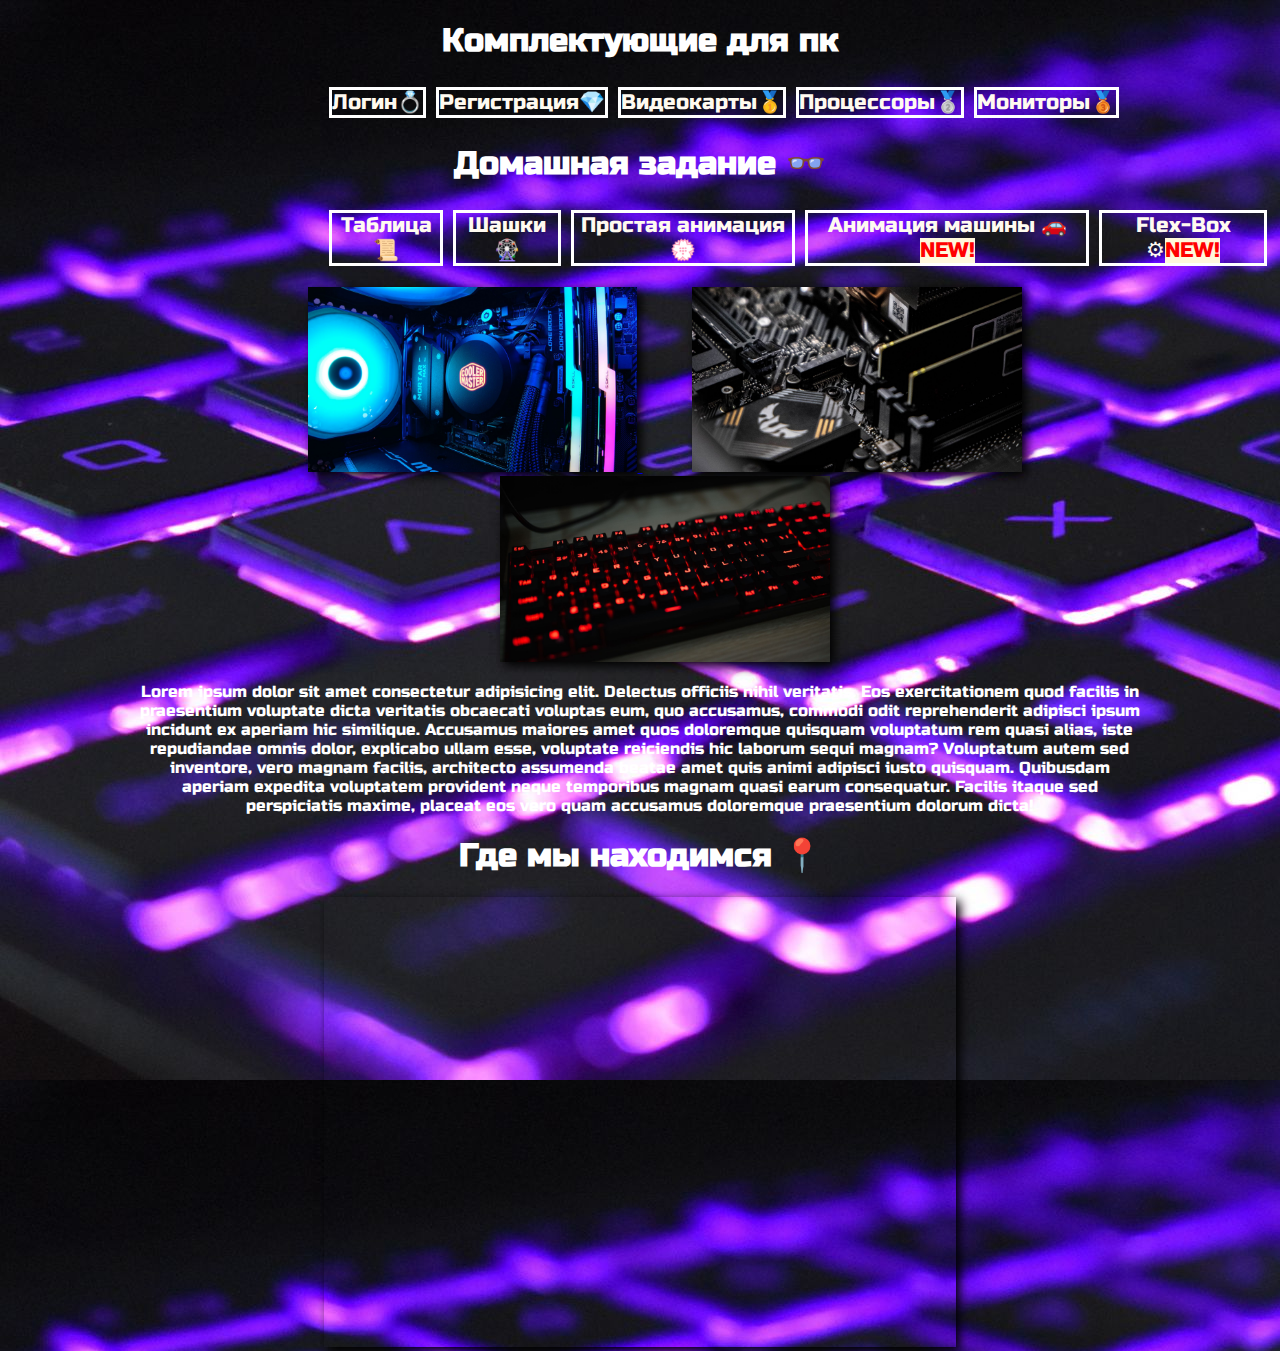
<file: index.html>
<!DOCTYPE html>
<html lang="en">
<head>
    <meta charset="UTF-8">
    <meta http-equiv="X-UA-Compatible" content="IE=edge">
    <meta name="viewport" content="width=device-width, initial-scale=1.0">
    <title>Document</title>
    <link rel="stylesheet" href="style.css">
    <link rel="icon" href="images/computer-solid.svg" type="image/icon type">
</head>
<body class="main">

    <header>
        <h1>Комплектующие для пк </h1>
        <ul>
            <li><a href="login.html">Логин💍</a></li>
            <li><a href="register.html">Регистрация💎</a></li>
            <li><a href="video.html">Видеокарты🥇</a></li>
            <li><a href="procces.html">Процессоры🥈</a></li>
            <li><a href="monitor.html">Мониторы🥉</a></li>
        </ul>
        <h1>Домашная задание 👓 </h1>

        <ul>
            <li><a href="Table.html">Таблица📜</a></li>
            <li><a href="checkers.html" target="_blank" class="anim">Шашки 🎡</a></li>
            <li><a href="animationText.html" target="_blank" class="anim">Простая анимация 💮 </a></li> 
            <li><a href="animationCAR.html" target="_blank" class="anim">Анимация машины 🚗 <span>NEW!</span> </a></li>
            <li><a href="flex_box.html" target="_blank" class="anim">Flex-Box ⚙<span>NEW!</span> </a></li>

        </ul>
    </header>
    <main>
    <div class="images">
       <a href="description.html"> <img src="images/1.jpg" alt=""> </a>
       <a href="description.html"><img src="images/2.jpg" alt=""></a>
       <a href="description.html"><img src="images/3.jpg" alt=""></a>
    </div>
    <div class="words" >
        <p >Lorem ipsum dolor sit amet consectetur adipisicing elit. Delectus officiis nihil veritatis. Eos exercitationem quod facilis in praesentium voluptate dicta veritatis obcaecati voluptas eum, quo accusamus, commodi odit reprehenderit adipisci ipsum incidunt ex aperiam hic similique. Accusamus maiores amet quos doloremque quisquam voluptatum rem quasi alias, iste repudiandae omnis dolor, explicabo ullam esse, voluptate reiciendis hic laborum sequi magnam? Voluptatum autem sed inventore, vero magnam facilis, architecto assumenda beatae amet quis animi adipisci iusto quisquam. Quibusdam aperiam expedita voluptatem provident neque temporibus magnam quasi earum consequatur. Facilis itaque sed perspiciatis maxime, placeat eos vero quam accusamus doloremque praesentium dolorum dicta!</p>
    </div>
</main>
<footer>
    <h1>Где мы находимся 📍</h1>
    <div class="map">
        <iframe src="https://www.google.com/maps/embed?pb=!1m18!1m12!1m3!1d964.5463005760556!2d69.61021932754004!3d40.842446262678024!2m3!1f0!2f0!3f0!3m2!1i1024!2i768!4f13.1!3m3!1m2!1s0x38ae2da34554d4e1%3A0x934daab5be7f0a36!2z0JzQmNCh0LjQoQ!5e0!3m2!1sru!2s!4v1647530561463!5m2!1sru!2s" width="600" height="450" style="border:0;" allowfullscreen="" loading="lazy"></iframe>
    </div>
</footer>
</body>
</html>
</file>
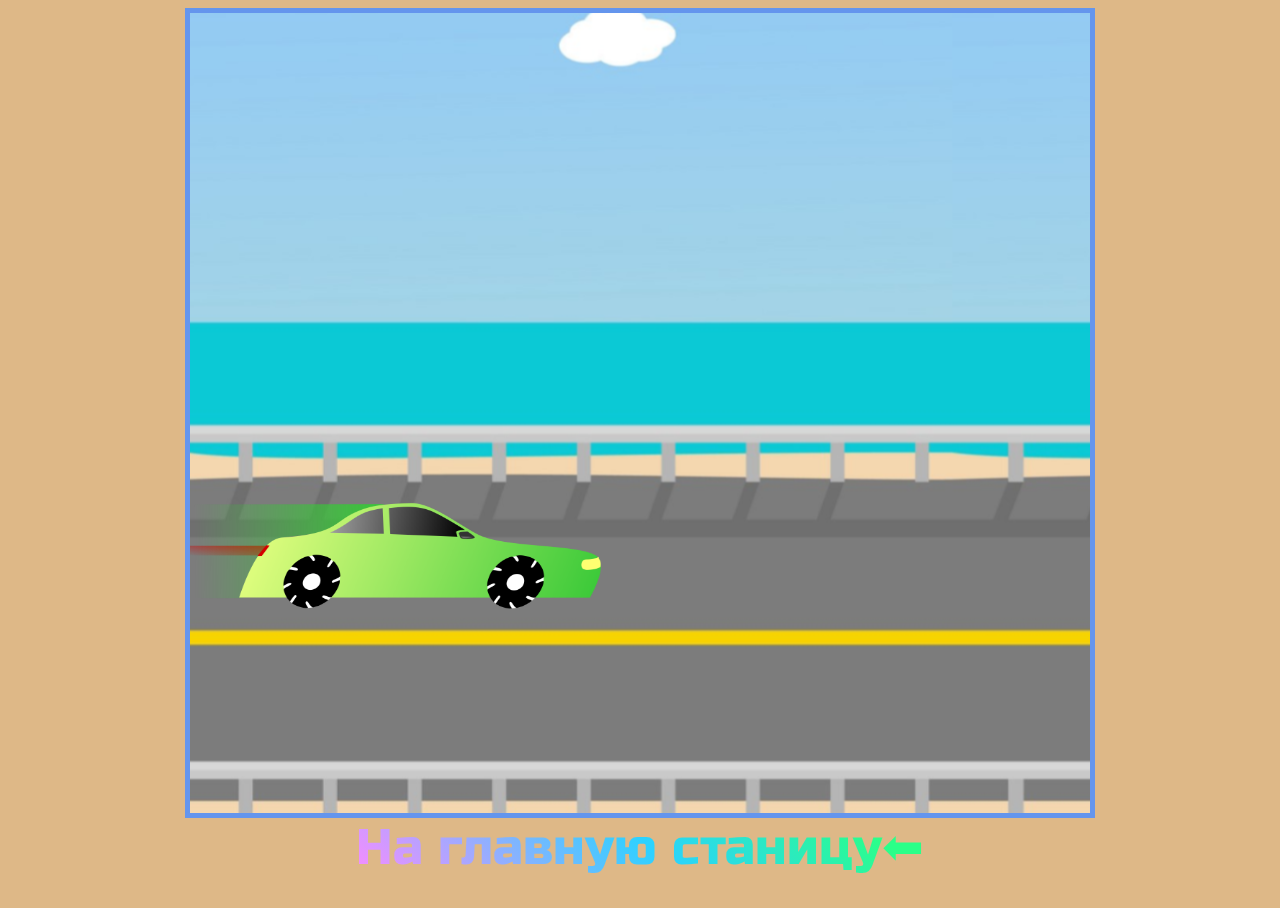
<file: animationCAR.html>
<!DOCTYPE html>
<html lang="en">
<head>
    <meta charset="UTF-8">
    <meta http-equiv="X-UA-Compatible" content="IE=edge">
    <meta name="viewport" content="width=device-width, initial-scale=1.0">
    <title>CAR</title>
    <link rel="stylesheet" href="style.css">
</head>
<body class="cr">
    <div class="cartoon">
        <img src="images/Pngtreefast car green lighting in_7034467.png" alt="" class="car">
    </div>
    <a href="index.html" class="back">На главную станицу⬅</a>

</body>
</html>
</file>
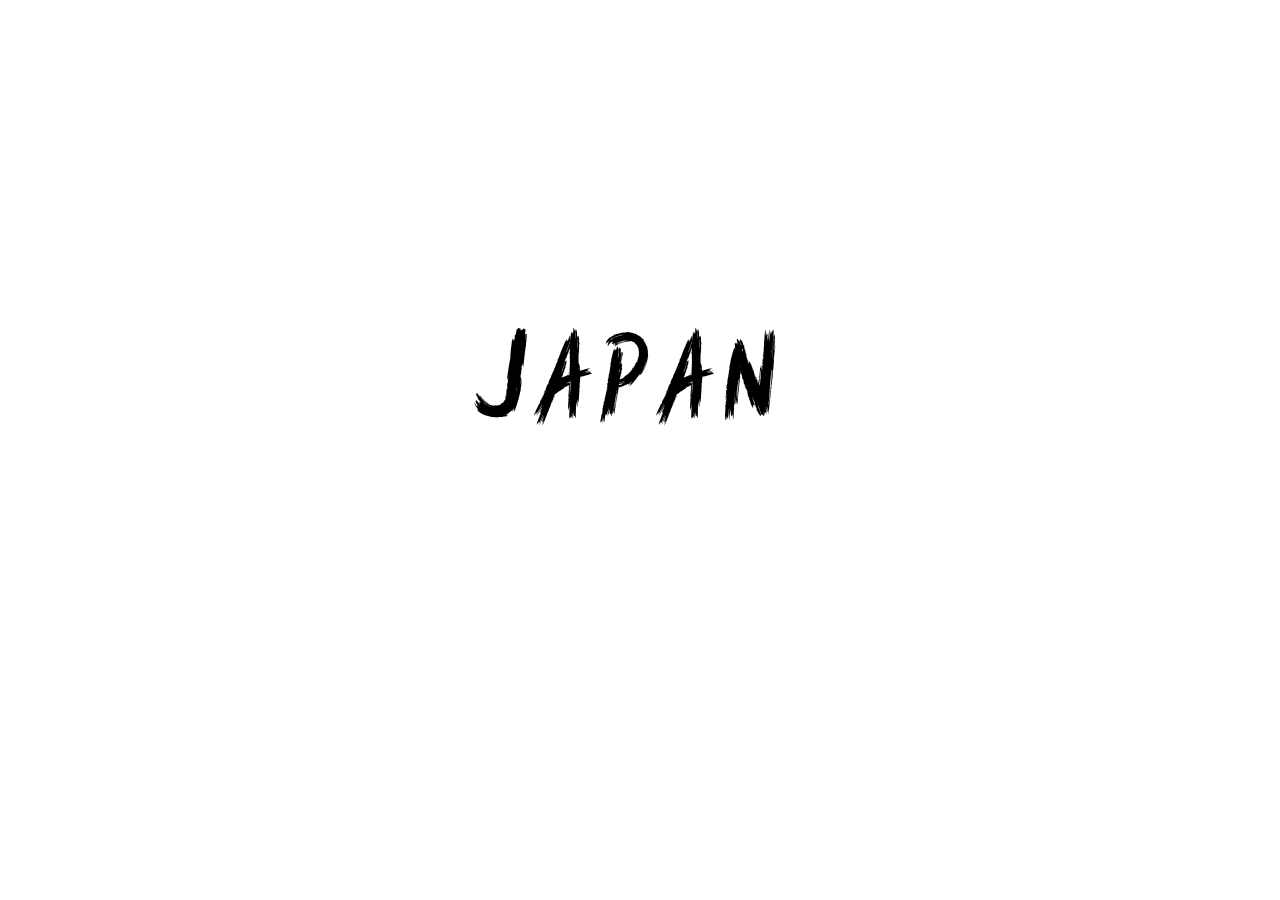
<file: animationText.html>
<!DOCTYPE html>
<html lang="en">
<head>
    <meta charset="UTF-8">
    <meta http-equiv="X-UA-Compatible" content="IE=edge">
    <meta name="viewport" content="width=device-width, initial-scale=1.0">
    <title>Document</title>
    <link rel="stylesheet" href="style.css">
</head>
<body class="animabody">
    <div class="anidiv">
    <p class="animated">Japan</p>
</div>
</body>
</html>
</file>
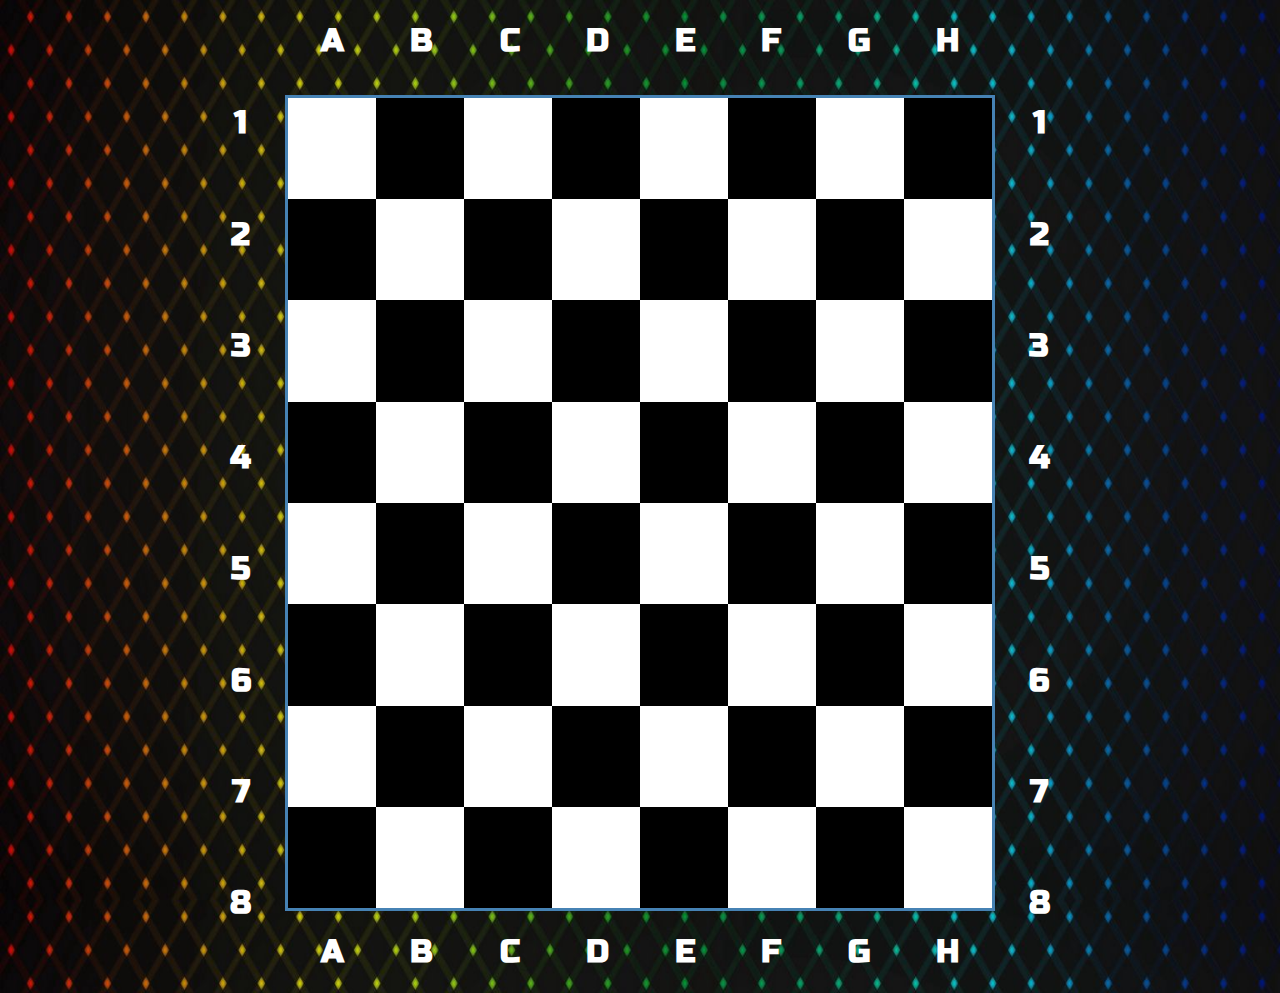
<file: checkers.html>
<!DOCTYPE html>
<html lang="en">
<head>
    <meta charset="UTF-8">
    <meta http-equiv="X-UA-Compatible" content="IE=edge">
    <meta name="viewport" content="width=device-width, initial-scale=1.0">
    <title>Checkers♟</title>
    <link rel="stylesheet" href="style.css">
</head>
<body class="check">
    <div class="top">
        <h1 class="a">A</h1>
        <h1>B</h1>
        <h1>C</h1>
        <h1>D</h1>
        <h1>E</h1>
        <h1>F</h1>
        <h1>G</h1>
        <h1>H</h1>
    </div>
    <div class="left">
        <h1>1</h1>
        <h1>2</h1>
        <h1>3</h1>
        <h1>4</h1>
        <h1>5</h1>
        <h1>6</h1>
        <h1>7</h1>
        <h1>8</h1>
    </div>
    <div class="right">
        <h1>1</h1>
        <h1>2</h1>
        <h1>3</h1>
        <h1>4</h1>
        <h1>5</h1>
        <h1>6</h1>
        <h1>7</h1>
        <h1>8</h1>
    </div>
    <div class="checkers">  
        <div class="row">
            <div class="box"></div>
            <div class="box"></div>
            <div class="box"></div>
            <div class="box"></div>
            <div class="box"></div>
            <div class="box"></div>
            <div class="box"></div>
            <div class="box"></div>
        </div>
        <div class="row col">
            <div class="box even"></div>
            <div class="box even"></div>
            <div class="box even"></div>
            <div class="box even"></div>
            <div class="box even"></div>
            <div class="box even"></div>
            <div class="box even"></div>
            <div class="box even"></div>
        </div>
        <div class="row">
            <div class="box"></div>
            <div class="box"></div>
            <div class="box"></div>
            <div class="box"></div>
            <div class="box"></div>
            <div class="box"></div>
            <div class="box"></div>
            <div class="box"></div>
        </div>
        <div class="row col">
            <div class="box even"></div>
            <div class="box even"></div>
            <div class="box even"></div>
            <div class="box even"></div>
            <div class="box even"></div>
            <div class="box even"></div>
            <div class="box even"></div>
            <div class="box even"></div>
        </div>
        <div class="row">
            <div class="box"></div>
            <div class="box"></div>
            <div class="box"></div>
            <div class="box"></div>
            <div class="box"></div>
            <div class="box"></div>
            <div class="box"></div>
            <div class="box"></div>
        </div>
        <div class="row col">
            <div class="box even"></div>
            <div class="box even"></div>
            <div class="box even"></div>
            <div class="box even"></div>
            <div class="box even"></div>
            <div class="box even"></div>
            <div class="box even"></div>
            <div class="box even"></div>
        </div>
        <div class="row">
            <div class="box"></div>
            <div class="box"></div>
            <div class="box"></div>
            <div class="box"></div>
            <div class="box"></div>
            <div class="box"></div>
            <div class="box"></div>
            <div class="box"></div>
        </div>
        <div class="row col">
            <div class="box even"></div>
            <div class="box even"></div>
            <div class="box even"></div>
            <div class="box even"></div>
            <div class="box even"></div>
            <div class="box even"></div>
            <div class="box even"></div>
            <div class="box even"></div>
        </div>
    </div>
    
    <div class="top">
        <h1>A</h1>
        <h1>B</h1>
        <h1>C</h1>
        <h1>D</h1>
        <h1>E</h1>
        <h1>F</h1>
        <h1>G</h1>
        <h1>H</h1>
    </div>

</body>
</html>
</file>
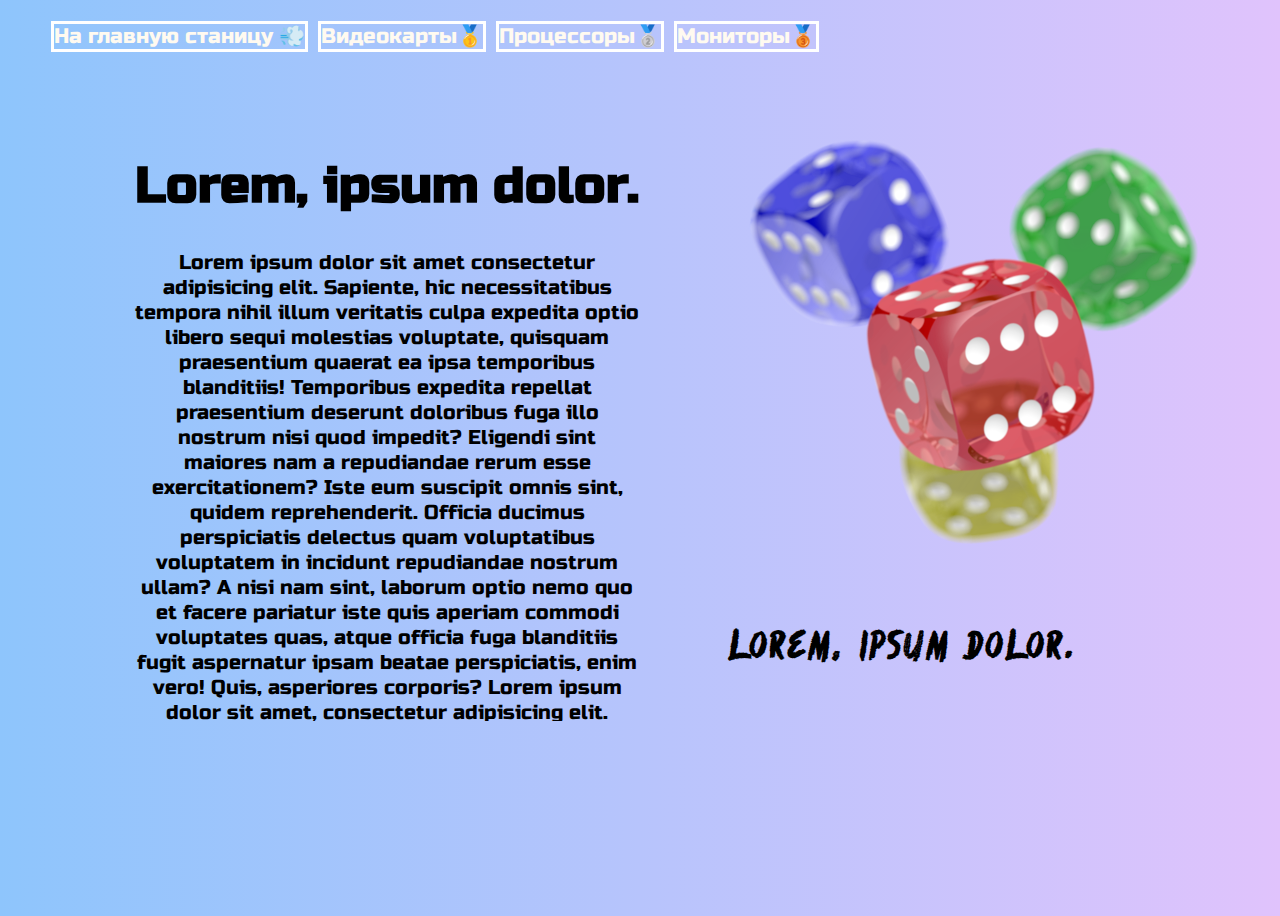
<file: description.html>
<!DOCTYPE html>
<html lang="en">
<head>
    <meta charset="UTF-8">
    <meta http-equiv="X-UA-Compatible" content="IE=edge">
    <meta name="viewport" content="width=device-width, initial-scale=1.0">
    <title>Document</title>
    <link rel="stylesheet" href="style.css">
</head>
<body class="descript">
    <header>
    <ul>
        <li><a href="INDEX.html">На главную станицу 💨</a></li>
        <li><a href="video.html">Видеокарты🥇</a></li>
        <li><a href="procces.html">Процессоры🥈</a></li>
        <li><a href="monitor.html">Мониторы🥉</a></li>
    </ul>
</header>
<div class="descbody">
    <div class="firstdesc">
        <h1>Lorem, ipsum dolor.</h1>
        <p>Lorem ipsum dolor sit amet consectetur adipisicing elit. Sapiente, hic necessitatibus tempora nihil illum veritatis culpa expedita optio libero sequi molestias voluptate, quisquam praesentium quaerat ea ipsa temporibus blanditiis! Temporibus expedita repellat praesentium deserunt doloribus fuga illo nostrum nisi quod impedit? Eligendi sint maiores nam a repudiandae rerum esse exercitationem? Iste eum suscipit omnis sint, quidem reprehenderit. Officia ducimus perspiciatis delectus quam voluptatibus voluptatem in incidunt repudiandae nostrum ullam? A nisi nam sint, laborum optio nemo quo et facere pariatur iste quis aperiam commodi voluptates quas, atque officia fuga blanditiis fugit aspernatur ipsam beatae perspiciatis, enim vero! Quis, asperiores corporis? Lorem ipsum dolor sit amet, consectetur adipisicing elit. Mollitia quia delectus perferendis? Saepe quidem architecto enim dolor dolorum dolorem nisi ipsam fugiat eaque voluptas obcaecati adipisci, beatae aspernatur, ipsum sit error quis iste sequi placeat officia ad. Hic at nam obcaecati necessitatibus architecto facilis consectetur qui rem totam in, consequuntur asperiores voluptas magni molestiae facere quam ullam? Exercitationem, provident! Soluta molestias esse impedit dicta iure ducimus culpa cupiditate at. Eius odit consectetur quis eos culpa ea in enim, unde ipsum consequatur odio. Nihil expedita, saepe, voluptates libero maiores dignissimos perferendis accusantium, neque laborum ab magni! Magnam sapiente ad quaerat expedita.</p>
    </div>
    <div class="seconddesc">
        <img src="./images/PNG_transparency_demonstration_1.png" alt="">
        <h1>Lorem, ipsum dolor.</h1>
    </div>
</div>
</body>
</html>
</file>
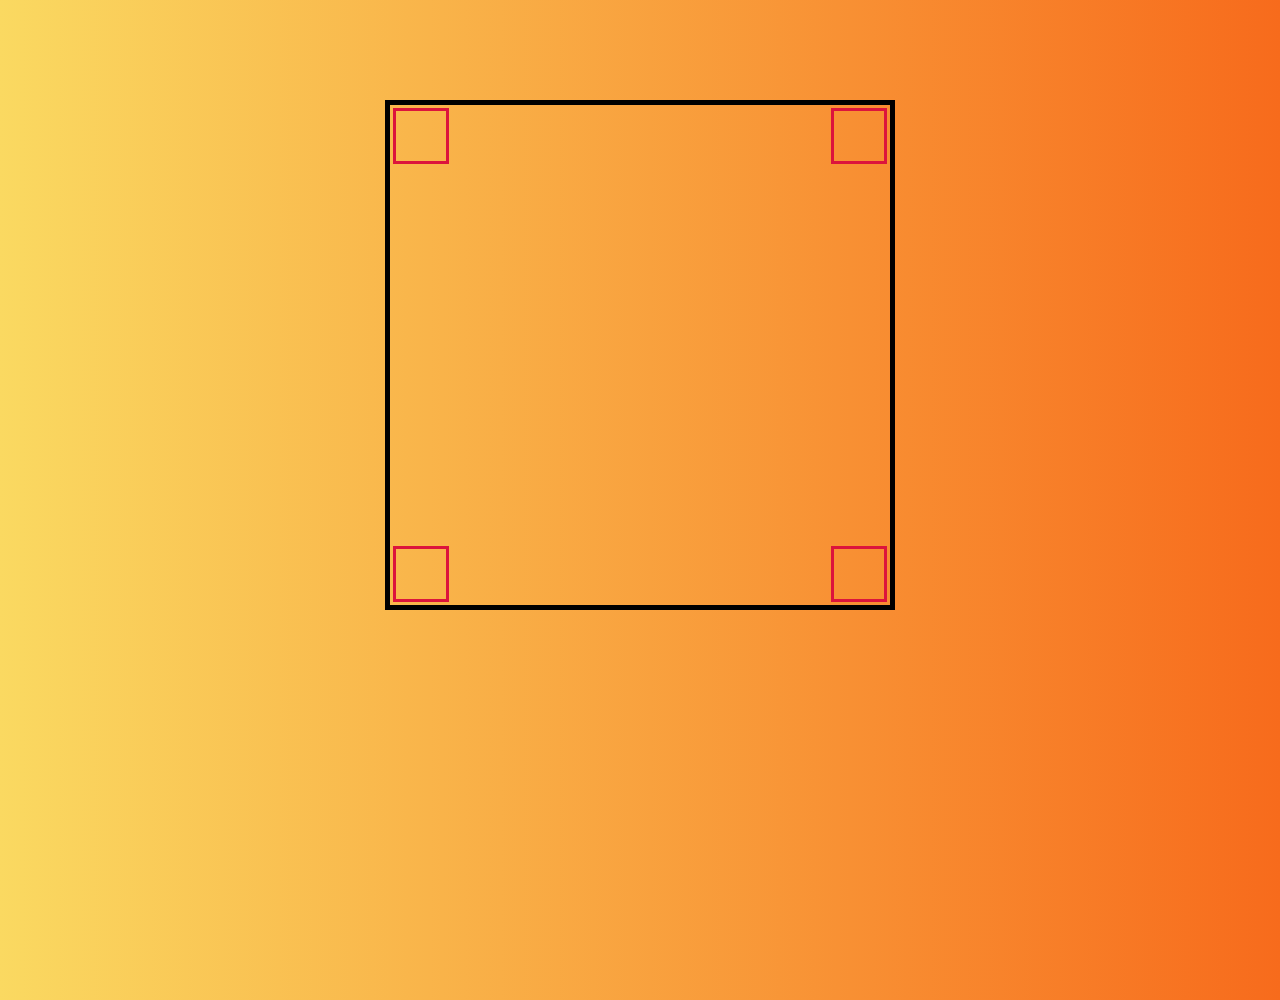
<file: flex_box.html>
<!DOCTYPE html>
<html lang="en">
<head>
    <meta charset="UTF-8">
    <meta http-equiv="X-UA-Compatible" content="IE=edge">
    <meta name="viewport" content="width=device-width, initial-scale=1.0">
    <title>Document</title>
    <link rel="stylesheet" href="style.css">
</head>
<body class="flexhome">
    <div class="var1">
        <div class="twoflex">
            <div class="box"></div>
            <div class="box"></div>
    </div>
    <div class="twoflex endd">
        <div class="box"></div>
        <div class="box"></div>
    </div>
    </div>
</body>
</html>
</file>
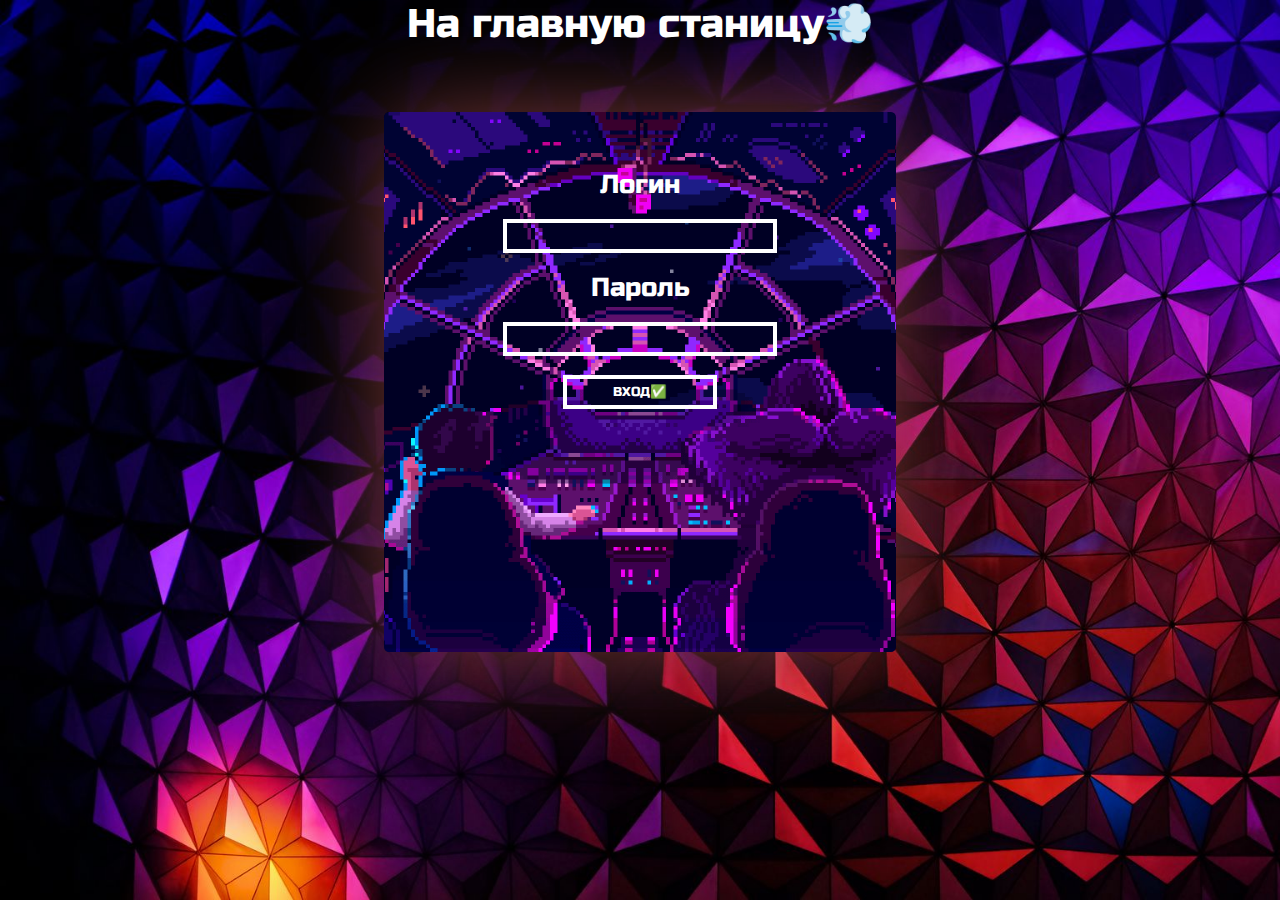
<file: login.html>
<!DOCTYPE html>
<html lang="en">
<head>
    <meta charset="UTF-8">
    <meta http-equiv="X-UA-Compatible" content="IE=edge">
    <meta name="viewport" content="width=device-width, initial-scale=1.0">
    <title>Document</title>
    <link rel="stylesheet" href="style.css">
    <link rel="icon" href="images/computer-solid.svg" type="image/icon type">

</head>
<body class="logbody">
    <a href="index.html" class="back">На главную станицу💨</a>
    <div class="logmenu">  <br><br><br>
        <label for="in1">Логин</label><br><br>
        <input type="text" id="in1"><br><br>
        <label for="in2">Пароль</label><br><br>
        <input type="password" id="in2"> <br><br>
        <a href="index.html"><button>ВХОД✅</button></a>
    </div>
</body>
</html>
</file>
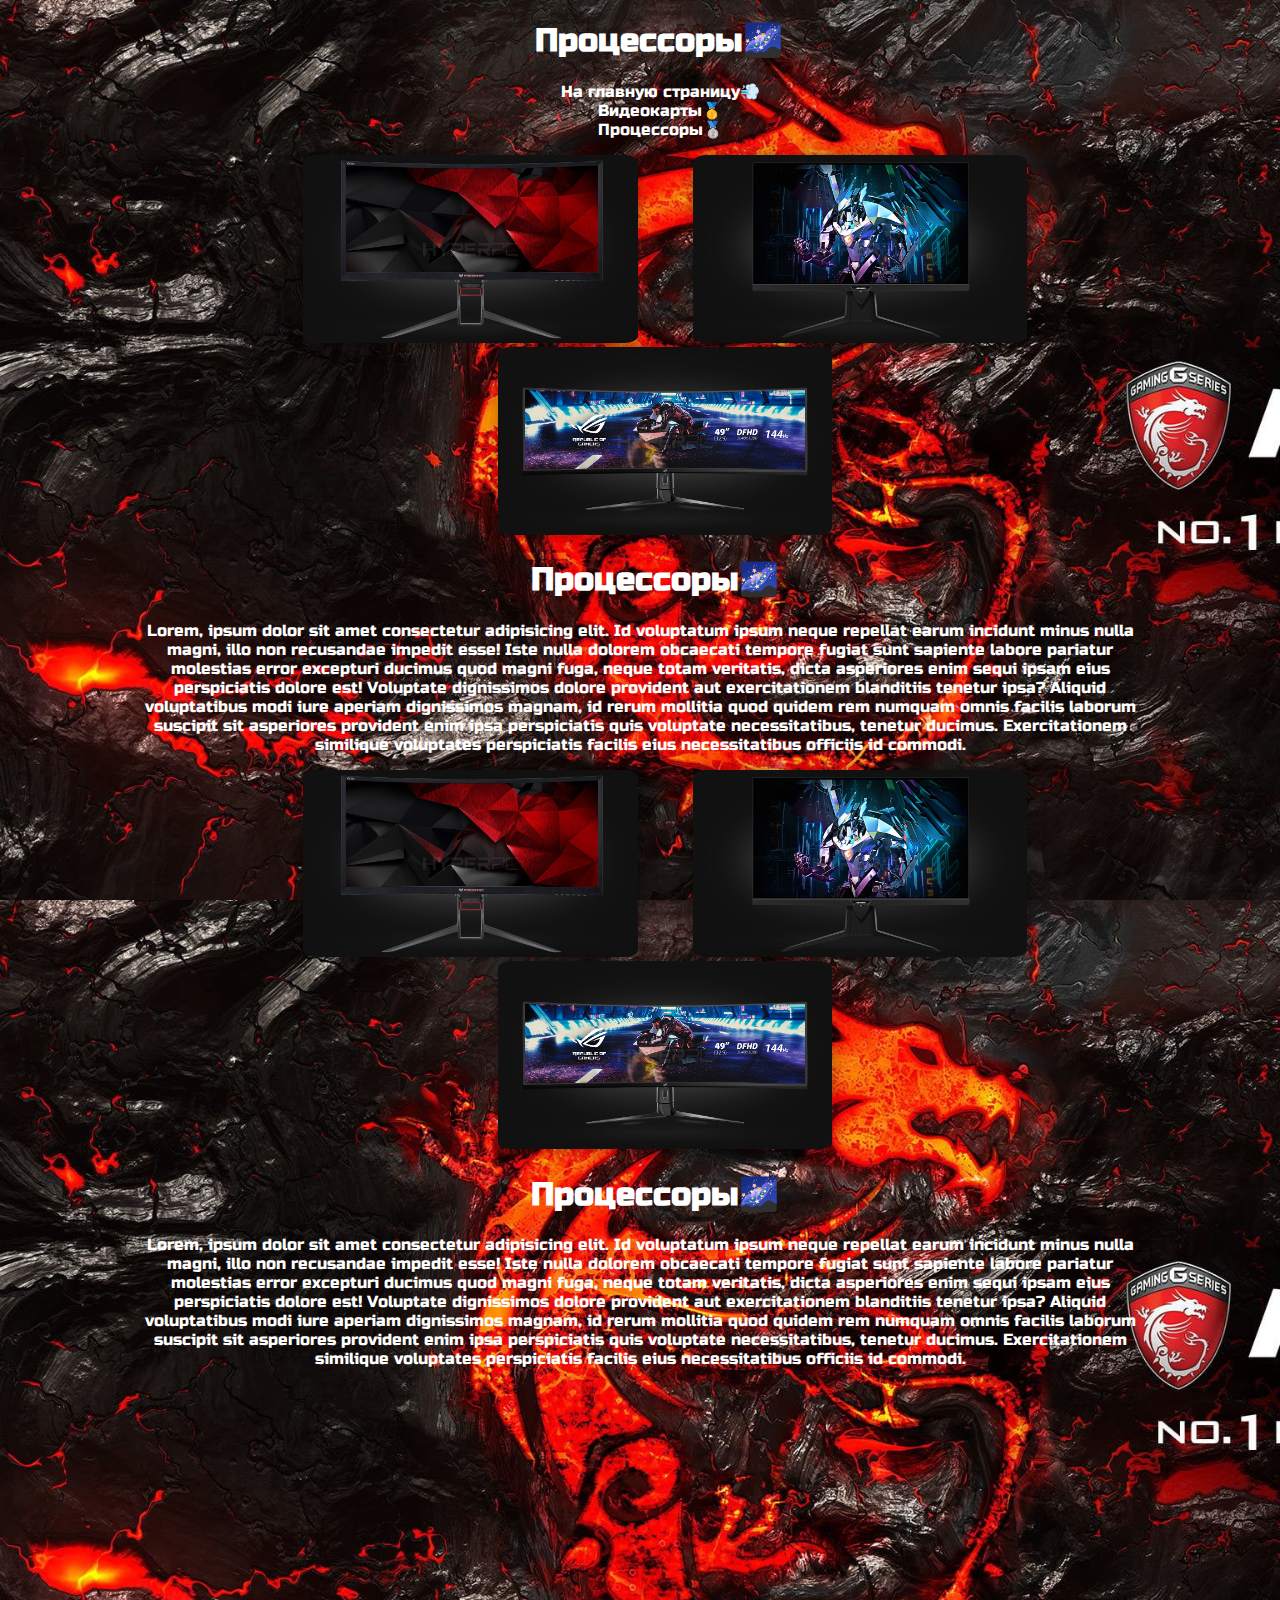
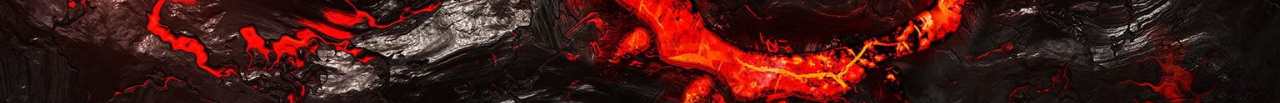
<file: monitor.html>
<!DOCTYPE html>
<html lang="en">
<head>
    <meta charset="UTF-8">
    <meta http-equiv="X-UA-Compatible" content="IE=edge">
    <meta name="viewport" content="width=device-width, initial-scale=1.0">
    <title>Document</title>
    <link rel="stylesheet" href="style.css">
</head>
<body class="monitor obshe">
    <h1 style="margin-left: 3%;">Процессоры🌌</h1>
    <ul>
        <li><a href="index.html">На главную страницу💨</a></li>
        <li><a href="video.html">Видеокарты🥇</a></li>
        <li><a href="procces.html">Процессоры🥈</a></li>
    </ul>
    <div class="vimages" style="margin-left: 5%;">
        <a href="description.html"><img src="images/acer_predator_z35b.jpg" alt=""></a>
        <a href="description.html"><img src="images/aorus-fi32q-ek.jpg" alt=""></a>
        <a href="description.html"><img src="images/asus-rog-xg49vq.jpg" alt=""></a>
    </div>
    <div class="paragraps">
        <h1 style="margin-left: 3%;">Процессоры🌌</h1>
        <p>Lorem, ipsum dolor sit amet consectetur adipisicing elit. Id voluptatum ipsum neque repellat earum incidunt minus nulla magni, illo non recusandae impedit esse! Iste nulla dolorem obcaecati tempore fugiat sunt sapiente labore pariatur molestias error excepturi ducimus quod magni fuga, neque totam veritatis, dicta asperiores enim sequi ipsam eius perspiciatis dolore est! Voluptate dignissimos dolore provident aut exercitationem blanditiis tenetur ipsa? Aliquid voluptatibus modi iure aperiam dignissimos magnam, id rerum mollitia quod quidem rem numquam omnis facilis laborum suscipit sit asperiores provident enim ipsa perspiciatis quis voluptate necessitatibus, tenetur ducimus. Exercitationem similique voluptates perspiciatis facilis eius necessitatibus officiis id commodi.</p>
    </div>
    <div class="vimages" style="margin-left: 5%;">
        <a href="description.html"><img src="images/acer_predator_z35b.jpg" alt=""></a>
        <a href="description.html"><img src="images/aorus-fi32q-ek.jpg" alt=""></a>
        <a href="description.html"><img src="images/asus-rog-xg49vq.jpg" alt=""></a>
    </div>
    <div class="paragraps">
        <h1 style="margin-left: 3%;">Процессоры🌌</h1>
        <p>Lorem, ipsum dolor sit amet consectetur adipisicing elit. Id voluptatum ipsum neque repellat earum incidunt minus nulla magni, illo non recusandae impedit esse! Iste nulla dolorem obcaecati tempore fugiat sunt sapiente labore pariatur molestias error excepturi ducimus quod magni fuga, neque totam veritatis, dicta asperiores enim sequi ipsam eius perspiciatis dolore est! Voluptate dignissimos dolore provident aut exercitationem blanditiis tenetur ipsa? Aliquid voluptatibus modi iure aperiam dignissimos magnam, id rerum mollitia quod quidem rem numquam omnis facilis laborum suscipit sit asperiores provident enim ipsa perspiciatis quis voluptate necessitatibus, tenetur ducimus. Exercitationem similique voluptates perspiciatis facilis eius necessitatibus officiis id commodi.</p>
    </div>

    <div class="obzor">
        <iframe width="560" height="315" src="https://www.youtube.com/embed/ngD3CEro25Q" title="YouTube video player" frameborder="0" allow="accelerometer; autoplay; clipboard-write; encrypted-media; gyroscope; picture-in-picture" allowfullscreen></iframe>
    </div>
</body>
</html>
</file>
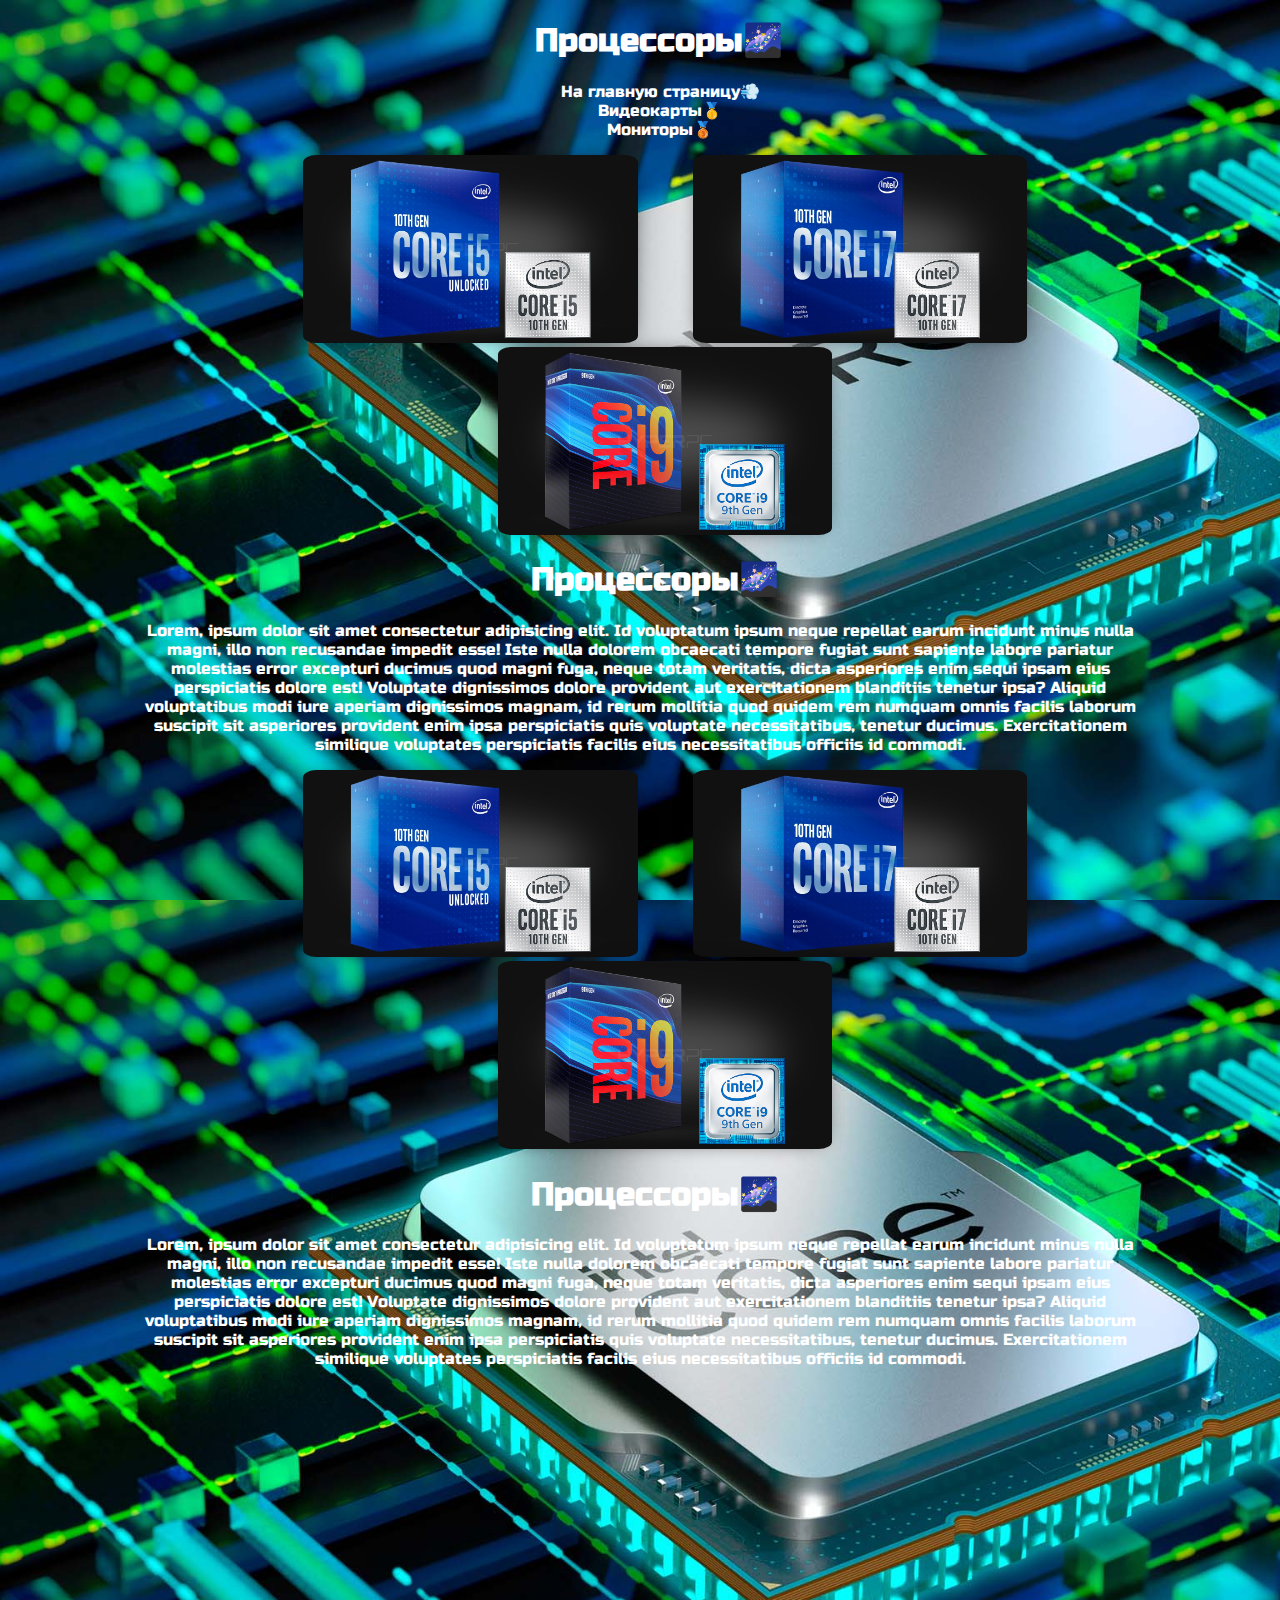
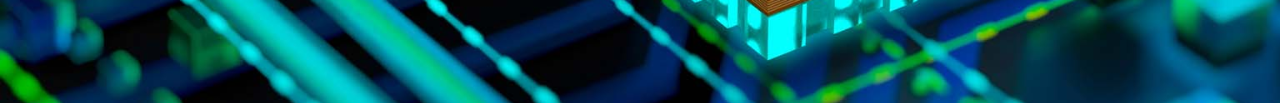
<file: procces.html>
<!DOCTYPE html>
<html lang="en">
<head>
    <meta charset="UTF-8">
    <meta http-equiv="X-UA-Compatible" content="IE=edge">
    <meta name="viewport" content="width=device-width, initial-scale=1.0">
    <title>Document</title>
    <link rel="stylesheet" href="style.css">
</head>
<body>
    <body class="procces obshe">
        <h1 style="margin-left: 3%;">Процессоры🌌</h1>
        <ul>
            <li><a href="index.html">На главную страницу💨</a></li>
            <li><a href="video.html">Видеокарты🥇</a></li>
            <li><a href="monitor.html">Мониторы🥉</a></li>
        </ul>
        <div class="vimages" style="margin-left: 5%;">
           <a href="description.html"> <img src="images/intel-core-i5k-10th.jpg" alt=""></a>
           <a href="description.html"> <img src="images/intel-core-i7f-10th.jpg" alt=""></a>
           <a href="description.html"> <img src="images/intel-core-i9-9900.jpg" alt=""></a>
        </div>
        <div class="paragraps">
            <h1 style="margin-left: 3%;">Процессоры🌌</h1>
            <p>Lorem, ipsum dolor sit amet consectetur adipisicing elit. Id voluptatum ipsum neque repellat earum incidunt minus nulla magni, illo non recusandae impedit esse! Iste nulla dolorem obcaecati tempore fugiat sunt sapiente labore pariatur molestias error excepturi ducimus quod magni fuga, neque totam veritatis, dicta asperiores enim sequi ipsam eius perspiciatis dolore est! Voluptate dignissimos dolore provident aut exercitationem blanditiis tenetur ipsa? Aliquid voluptatibus modi iure aperiam dignissimos magnam, id rerum mollitia quod quidem rem numquam omnis facilis laborum suscipit sit asperiores provident enim ipsa perspiciatis quis voluptate necessitatibus, tenetur ducimus. Exercitationem similique voluptates perspiciatis facilis eius necessitatibus officiis id commodi.</p>
        </div>
        <div class="vimages" style="margin-left: 5%;">
            <a href="description.html"> <img src="images/intel-core-i5k-10th.jpg" alt=""></a>
           <a href="description.html"> <img src="images/intel-core-i7f-10th.jpg" alt=""></a>
           <a href="description.html"> <img src="images/intel-core-i9-9900.jpg" alt=""></a>
        </div>
        <div class="paragraps">
            <h1 style="margin-left: 3%;">Процессоры🌌</h1>
            <p>Lorem, ipsum dolor sit amet consectetur adipisicing elit. Id voluptatum ipsum neque repellat earum incidunt minus nulla magni, illo non recusandae impedit esse! Iste nulla dolorem obcaecati tempore fugiat sunt sapiente labore pariatur molestias error excepturi ducimus quod magni fuga, neque totam veritatis, dicta asperiores enim sequi ipsam eius perspiciatis dolore est! Voluptate dignissimos dolore provident aut exercitationem blanditiis tenetur ipsa? Aliquid voluptatibus modi iure aperiam dignissimos magnam, id rerum mollitia quod quidem rem numquam omnis facilis laborum suscipit sit asperiores provident enim ipsa perspiciatis quis voluptate necessitatibus, tenetur ducimus. Exercitationem similique voluptates perspiciatis facilis eius necessitatibus officiis id commodi.</p>
        </div>
    
        <div class="obzor">
            <iframe width="560" height="315" src="https://www.youtube.com/embed/1PafpprHyzI" title="YouTube video player" frameborder="0" allow="accelerometer; autoplay; clipboard-write; encrypted-media; gyroscope; picture-in-picture" allowfullscreen></iframe>
        </div>
</body>
</html>
</file>
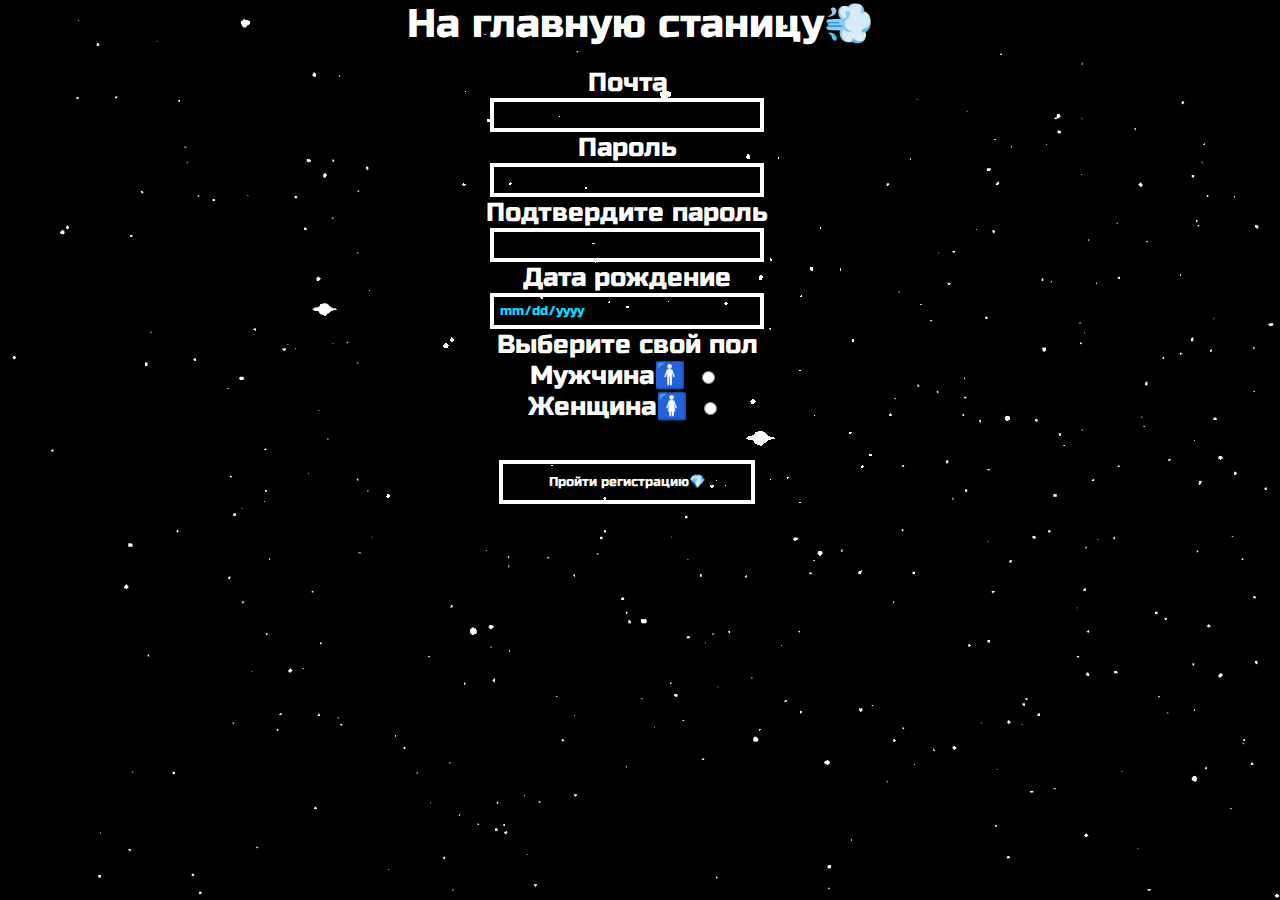
<file: register.html>
<!DOCTYPE html>
<html lang="en">
<head>
    <meta charset="UTF-8">
    <meta http-equiv="X-UA-Compatible" content="IE=edge">
    <meta name="viewport" content="width=device-width, initial-scale=1.0">
    <title>Document</title>
    <link rel="stylesheet" href="style.css">
    <link rel="icon" href="images/computer-solid.svg" type="image/icon type">

</head>
<body class="reg">
    <a href="index.html" class="back">На главную станицу💨</a><br><br>
    <div class="form">
        <label for="pochta">Почта</label><br>
        <input type="text" id="pochta"><br>
        <label for="parol">Пароль</label><br>
        <input type="password" id="parol"><br>
        <label for="pparol">Подтвердите пароль</label><br>
        <input type="password" id="pparol"><br>
        <label for="date">Дата рождение</label><br>
        <input type="date" id="date"><br>
        <label for="pparol">Выберите свой пол</label><br>
        <label for="pol" id="pointer">Мужчина🚹</label>
        <input type="radio" id="pol" name="1"><br>
        <label for="pol1" id="pointer">Женщина🚺</label>
        <input type="radio" id="pol1" name="1"><br> <br><br>

        <a href="index.html"><button>Пройти регистрацию💎</button></a>
    </div>
    
</body>
</html>
</file>
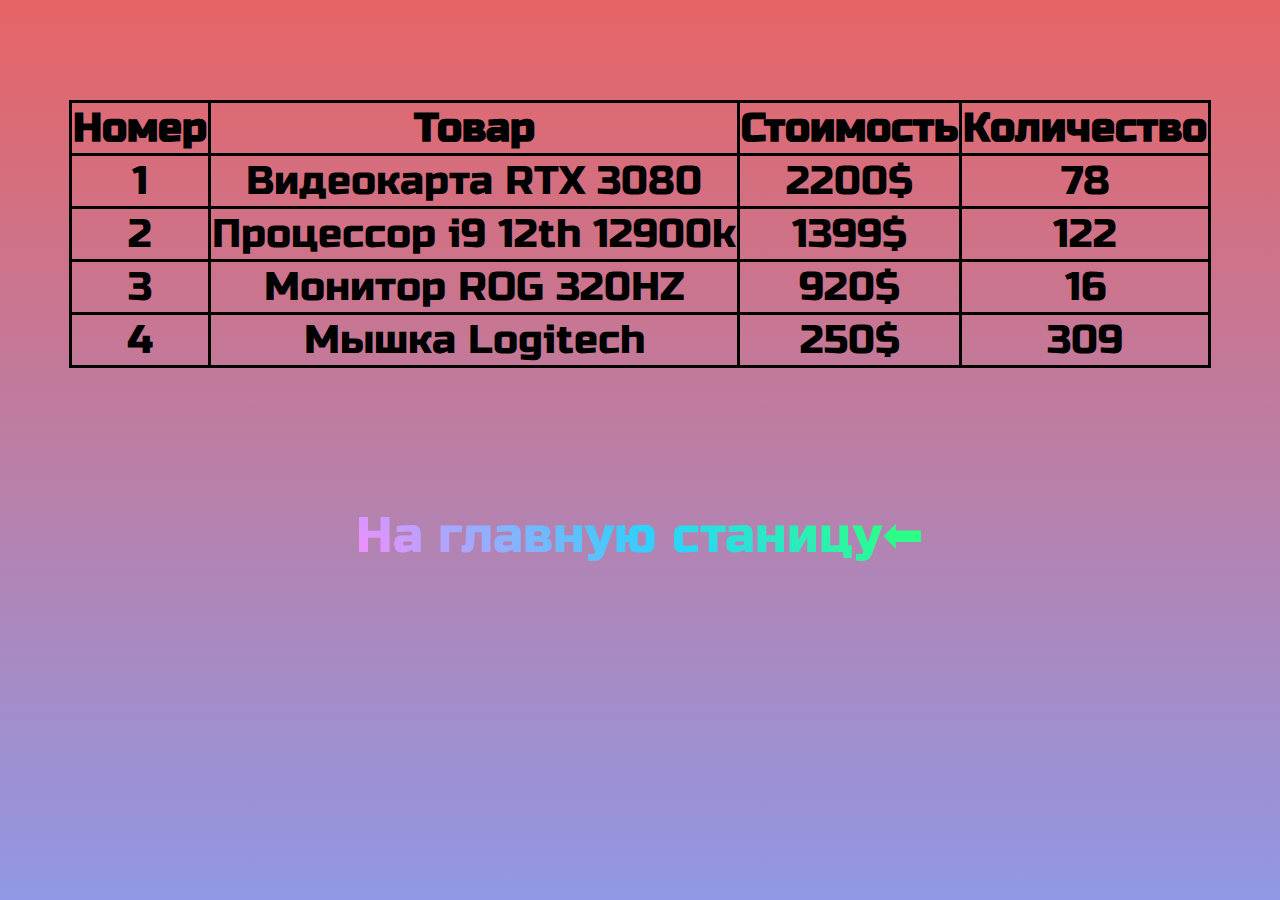
<file: Table.html>
<!DOCTYPE html>
<html lang="en">
<head>
    <meta charset="UTF-8">
    <meta http-equiv="X-UA-Compatible" content="IE=edge">
    <meta name="viewport" content="width=device-width, initial-scale=1.0">
    <title>Document</title>
    <link rel="stylesheet" href="style.css">
</head>
<body class="tablee">
    <table class="firstTable">
        <tr>
          <th>Номер</th>
          <th>Товар</th>
          <th>Стоимость</th>
          <th>Количество</th>
        </tr>
  
        <tr>
          <td>1</td>
          <td>Видеокарта RTX 3080</td>
          <td>2200$</td>
          <td>78</td>
        </tr>
  
        <tr>
          <td>2</td>
          <td>Процессор i9 12th 12900k</td>
          <td>1399$</td>
          <td>122</td>
        </tr>

        <tr>
            <td>3</td>
            <td>Монитор ROG 320HZ</td>
            <td>920$</td>
            <td>16</td>
          </tr>

          <tr>
            <td>4</td>
            <td>Мышка Logitech</td>
            <td>250$</td>
            <td>309</td>
          </tr>
      </table>
      <br><br>
      <a href="index.html" class="back">На главную станицу⬅</a>
</body>
</html>
</file>
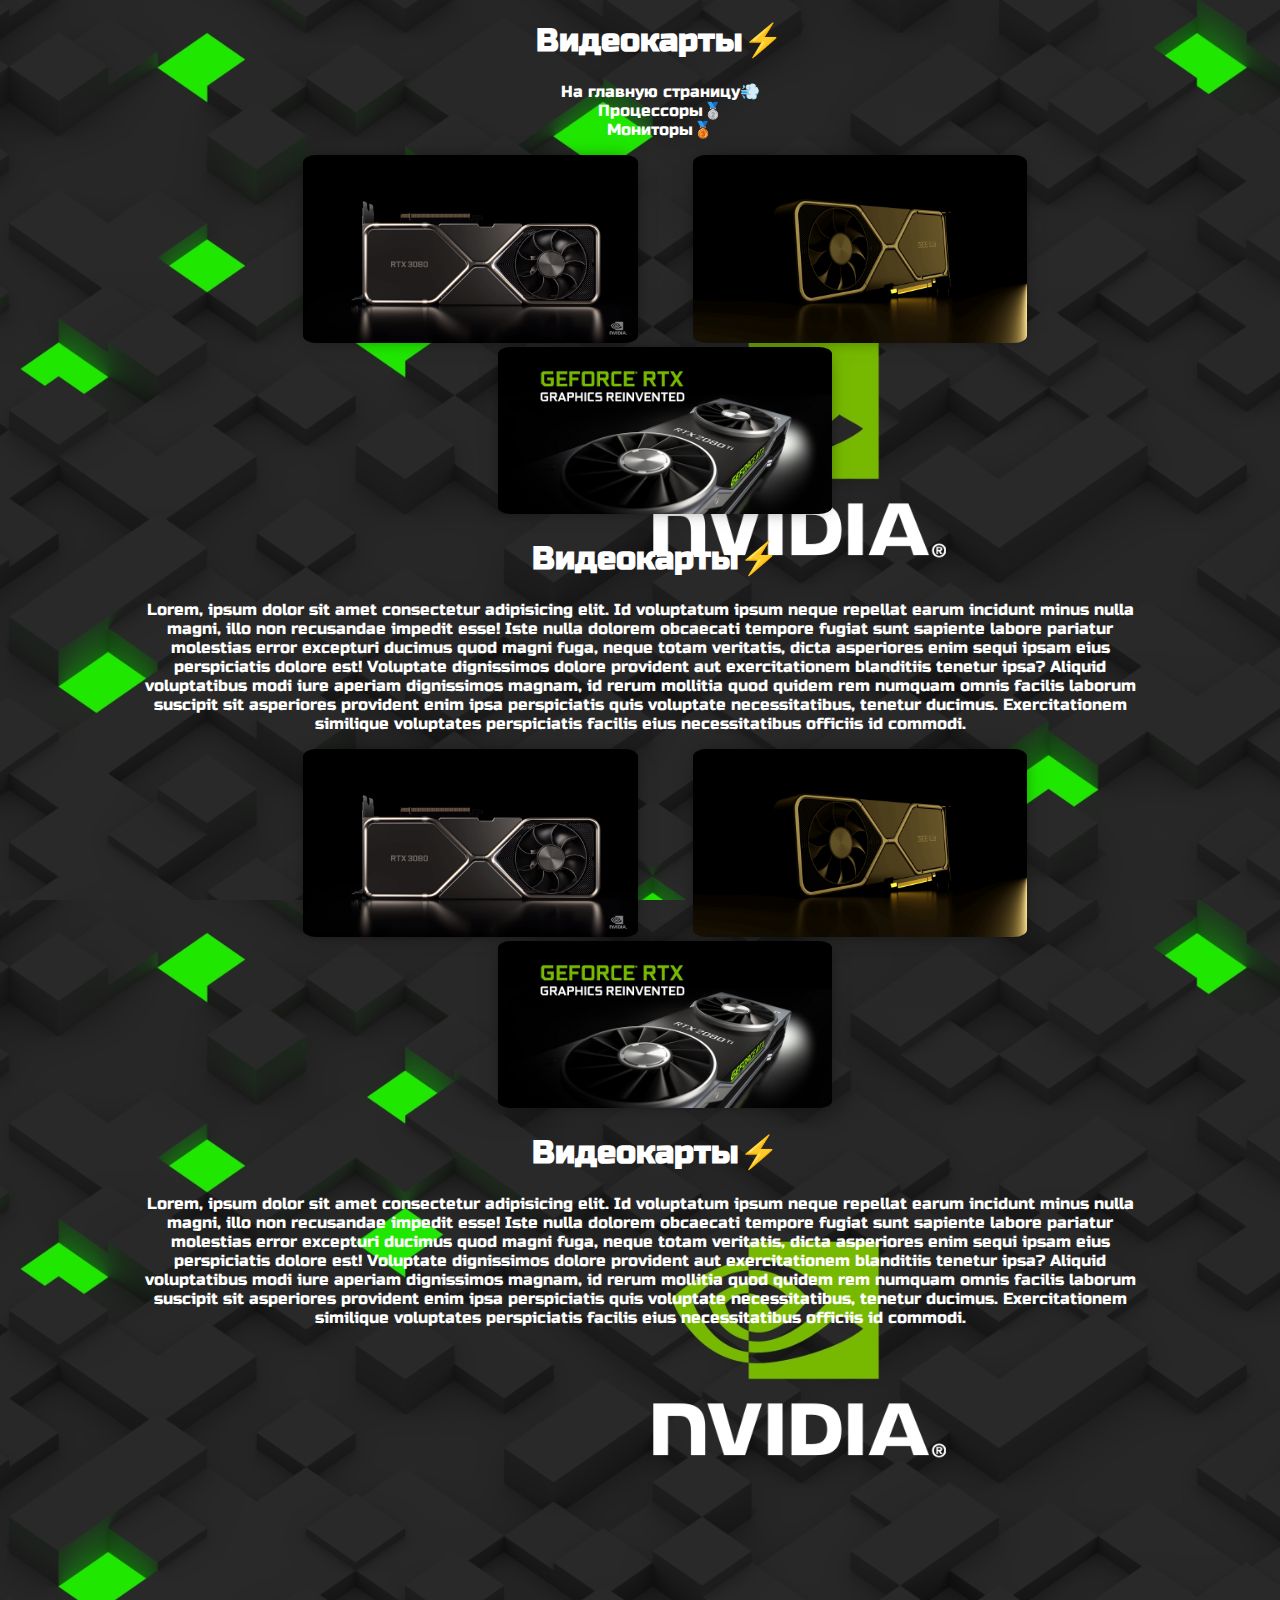
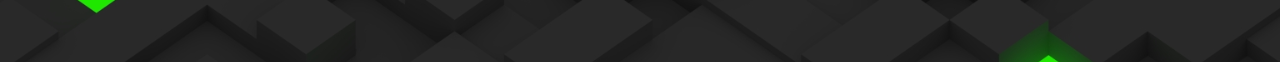
<file: video.html>
<!DOCTYPE html>
<html lang="en">
<head>
    <meta charset="UTF-8">
    <meta http-equiv="X-UA-Compatible" content="IE=edge">
    <meta name="viewport" content="width=device-width, initial-scale=1.0">
    <title>Document</title>
    <link rel="stylesheet" href="style.css">
</head>
<body class="video obshe">
    <h1 style="margin-left: 3%;">Видеокарты⚡</h1>
    <ul>
        <li><a href="index.html">На главную страницу💨</a></li>
        <li><a href="procces.html">Процессоры🥈</a></li>
        <li><a href="monitor.html">Мониторы🥉</a></li>
    </ul>
    <div class="vimages" style="margin-left: 5%;">
      <a href="description.html"> <img src="images/rtx3080_large.png" alt=""></a> 
      <a href="description.html"> <img src="images/vvvvvvvvvvvvvff07c8713362d1dbddaf8c86100df07e43c90029.jpg" alt=""></a> 
      <a href="description.html"> <img src="images/videi24d22399b90fcbf70d5d575e26d53b1b.jpg" alt=""></a> 
    </div>
    <div class="paragraps">
        <h1 style="margin-left: 3%;">Видеокарты⚡</h1>
        <p>Lorem, ipsum dolor sit amet consectetur adipisicing elit. Id voluptatum ipsum neque repellat earum incidunt minus nulla magni, illo non recusandae impedit esse! Iste nulla dolorem obcaecati tempore fugiat sunt sapiente labore pariatur molestias error excepturi ducimus quod magni fuga, neque totam veritatis, dicta asperiores enim sequi ipsam eius perspiciatis dolore est! Voluptate dignissimos dolore provident aut exercitationem blanditiis tenetur ipsa? Aliquid voluptatibus modi iure aperiam dignissimos magnam, id rerum mollitia quod quidem rem numquam omnis facilis laborum suscipit sit asperiores provident enim ipsa perspiciatis quis voluptate necessitatibus, tenetur ducimus. Exercitationem similique voluptates perspiciatis facilis eius necessitatibus officiis id commodi.</p>
    </div>
    <div class="vimages" style="margin-left: 5%;">
        <a href="description.html"> <img src="images/rtx3080_large.png" alt=""></a> 
        <a href="description.html"> <img src="images/vvvvvvvvvvvvvff07c8713362d1dbddaf8c86100df07e43c90029.jpg" alt=""></a> 
        <a href="description.html"> <img src="images/videi24d22399b90fcbf70d5d575e26d53b1b.jpg" alt=""></a> 
    </div>
    <div class="paragraps">
        <h1 style="margin-left: 3%;">Видеокарты⚡</h1>
        <p>Lorem, ipsum dolor sit amet consectetur adipisicing elit. Id voluptatum ipsum neque repellat earum incidunt minus nulla magni, illo non recusandae impedit esse! Iste nulla dolorem obcaecati tempore fugiat sunt sapiente labore pariatur molestias error excepturi ducimus quod magni fuga, neque totam veritatis, dicta asperiores enim sequi ipsam eius perspiciatis dolore est! Voluptate dignissimos dolore provident aut exercitationem blanditiis tenetur ipsa? Aliquid voluptatibus modi iure aperiam dignissimos magnam, id rerum mollitia quod quidem rem numquam omnis facilis laborum suscipit sit asperiores provident enim ipsa perspiciatis quis voluptate necessitatibus, tenetur ducimus. Exercitationem similique voluptates perspiciatis facilis eius necessitatibus officiis id commodi.</p>
    </div>

    <div class="obzor">
        <iframe width="560" height="315" src="https://www.youtube.com/embed/thHViv29-wE" title="YouTube video player" frameborder="0" allow="accelerometer; autoplay; clipboard-write; encrypted-media; gyroscope; picture-in-picture" allowfullscreen></iframe>
    </div>

</body>
</html>
</file>
<file: style.css>
@import url('https://fonts.googleapis.com/css2?family=Anton&display=swap');
@import url('https://fonts.googleapis.com/css2?family=Russo+One&display=swap');
@import url('https://fonts.googleapis.com/css2?family=Pacifico&display=swap');
@font-face {
    font-family: "Rushbrush"; 
    src: url("fonts/Rushbrush.ttf") format("truetype"); 
    font-style: normal; 
    font-weight: normal; 
    } 
*{
  font-family: 'Russo One', sans-serif;
}
body, html{height:100%}

body.main{
    background-image: url(images/klaviatura_podsvetka_fioletovyj_212155_1920x1080.jpg);
    text-align: center;
    color: white;
    /* background-size: cover; */
}
body.logbody{
    background-image: url(images/shar_tekstura_obem_196647_1920x1080.jpg);
    text-align: center;
    color: white;
    background-size: cover;
    margin: 0;
}
body.reg{
    background-color: black;
    background-image: url(images/Cool-1920x1080-Gif-With-Transparant-Back-Ground-.gif);
    text-align: center;
    color: white;
    background-size: cover;
    margin: 0;
}
body.video{
    background-image: url(images/nvidia\ \(1920x1080\).jpg);
    text-align: center;
    color: white;
    background-size: cover;
    margin: 0;
}
body.procces{
    background-image: url(images/intel-12th-gen-core-1-16x9.jpg);
    text-align: center;
    color: white;
    background-size: cover;
    margin: 0;
}
body.monitor{
    background-image: url(images/msi60a2285e52cb3323b80a56b0de38e0cc.jpg);
    text-align: center;
    color: white;
    background-size: cover;
    margin: 0;
}
body.check{
    background-image: url(images/set_tekstura_raznotsvetnyj_154324_1920x1080.jpg);
    text-align: center;
    color: white;
    background-size: cover;
    margin: 0;
    padding: 0;
    margin: 0; 
}
body.animabody{
    height: auto;
    color: white;
    background-size: cover;
    box-sizing: border-box;
    transition: 0.3s;
}
body.descript{
    background-color: #8EC5FC; 
    background-image: linear-gradient(90deg, #8EC5FC 0%, #E0C3FC 100%);

}

header{
    margin: auto;
}
header h1{
  text-align: center;
  color: white;
}

header ul {
    display: flex;
    padding-left: 25%;
}
header ul li {
   list-style: none;
    border: 3px solid white;
    margin: 5px;
}
header ul li:hover{
    background-color: white;
}
header ul li a {
    text-decoration: none;
    color: floralwhite;
    font-size: 130%;
}
.images{
    width: 90%;
    text-align: center;
    margin-left: 5%;
}
.images img{
    width: 29%;
    box-shadow: 4px 4px 10px  black;
    margin-left: 50px;
    transition: 0.3s;
}
main{
    text-align: center;
}
.words {
    text-align: center;
}
.words p {
    text-align: center;
    width: 80%;
    margin-left: 10%;
}
.map {
    width: 100%;
}
.map iframe{
    box-shadow: 4px 4px 10px  black;
    width: 50%;
}

.back{
    text-decoration: none;
    color: white;
    font-size: 40px;
}

.logmenu{
    text-align: center;
    background-position: center;
    box-shadow: 0px 0px 100px -10px rgb(139, 65, 65);
    background-size: cover;
    background-image: url(images/Gif-Animated-Wallpaper-Background-Full-HD-Free-Download-for-PC-Macbook-261121-Wallpaperxyz.com-6.gif);
    width: 40%;
    height: 60%;
    margin-left: 30%;
    margin-top: 5%;
    border-radius: 1%;
}
 label{
    font-size: 160%;
}
 input{
    color: rgb(11, 218, 255);
    border: 4px solid white;
    padding: 5px;
    width: 50%;
    background-color: transparent;
}
 button{
    padding: 5px;
    color: white;
    width: 30%;
    transition: 0.5s;
    border: 4px solid white;
    background-color: transparent;
    
}
 button:hover{
    transition: 0.5s;
    background-color: white;
    color: black;
    cursor: pointer;
}

.form {
    width: 40%;
    background-color: black;
    background-image: url(images/Cool-1920x1080-Gif-With-Transparant-Back-Ground-.gif);
    margin-left: 29%;
}
.form button{
    width: 50%;
    padding: 10px;
}
#pol{
    width: 5%;
}
#pol1{
    width: 5%;
}
#pointer{
    cursor: pointer;
}
.obshe ul li {
    list-style: none;
}
.obshe ul li a{
    text-decoration: none;
    color: white;
}
.vimages{
    width: 90%;
}
.vimages img{
    width: 29%;
    height: 100%;
    background-size: cover;
    border-radius: 4%;
    box-shadow: 0px 0px 20px -10px black;
    margin-left: 50px;
    transition: 0.2s;

}
.paragraps{
    width: 80%;
    margin-left: 10%;
}
header span{
    color: red;
    background-color: cornsilk;
    animation: rgb ease-in-out infinite 1s;
}
@keyframes rgb{
    50%{
        color: blue;
    }
    90%{
        color: gold;
    }
}
body.tablee{
    background: linear-gradient(#e66465, #9198e5);
    background-size: cover;
    height: 80%;
    text-align: center;
}
body.tablee a{
    font-size: 50px;
    background: -webkit-linear-gradient(45deg, #FA8BFF 0%, #2BD2FF 52%, #2BFF88 90%);
    -webkit-background-clip: text;
    -webkit-text-fill-color: transparent;
}
table{
    font-size: 40px;
    margin: 100px auto;
    border: 3px solid black;
    border-collapse: collapse;
    text-align: center;
}
th{
    border: 3px solid black;

}
td{
    border: 3px solid black;
    
}
.checkers {
    width: 55%;
    height: 90%;
    background-color: red;
    margin: auto;
    margin-top: 1%;
    padding: 0;
    display: flex;
    position: relative;
    border: 3px solid steelblue
}

.checkers .row {
    height: 100.1%;
    width: 12.5%;
    margin: 0;
    flex-direction: column;
}
.checkers .row .box{
    width: 100%;
    height: 12.5%;
    background-color: black;
    transition: .3s;
}
.checkers .row .even{
    width: 100%;
    height: 12.5%;
    background-color: white;
}
.checkers .row .box:nth-child(odd){
    background-color: white;
}
.checkers .row .even:nth-child(odd){
    background-color: black;

}
/* .numbers{
    position: absolute;
    color: black;
    left: -6%;
    height: 100vh;
    font-size: 31px;
    
} */
.top{
    display: flex;
    margin: auto;
    width: 55%;
    justify-content: space-around;
}
.left {
    position: absolute;
    height: 80%;
    justify-content: space-between;
    left: 18%;
}
.left h1 {
    height: 12.5%;
}
.right {
    position: absolute;
    height: 80%;
    justify-content: space-between;
    right: 18%;
}
.right h1 {
    height: 12.5%;
}
.checkers .row .box:hover{
    transform: scale(1.1);
    background-color: #2BFF88;
}
.checkers .row .even:hover{
    transform: scale(1.1);
    background-color: #2BFF88;
}
.check h1 {
transition: 0.3s;
}
.check h1:hover  {
    transform: scale(1.2);
    color: crimson;
}
.main a {
    transition: 0.3s;
}
.main a:hover{
    transform: scale(1.2);
    font-size: 30px;
    color: black;
}
.main span {
    transition: 0.2s;
}
.anim:hover span{
    color: cornsilk;
    background-color: red;
}
.images img:hover {
    transform: scale(1.05);
}
.vimages img:hover{
    transform: scale(1.05);
}
.anidiv{
    transition: 0.5s;
    width: 35vw;
    height: 60vh;
    background-color: white;
    text-align: center;
    margin: 10% auto;
    display: flex;
    align-items: center;
    border-radius: 100%;
}
.animated {
    transition: 0.3s;
    margin: auto;
    font-size: 100px;
    color: black;
    font-family: "Rushbrush";
    letter-spacing: 20px;
}
.animated:hover{
   transition: 0.4s;
   color: white;
   transform: scale(1.2);
}
.anidiv:hover{
    transition: 0.5s;
    width: 35vw;
    height: 60vh;
    background-color: red;
    color: white;
}
.anidiv:hover .animated{
    color: white;
}
body.cr{
    background-color: burlywood;
}

.cr a{
    font-size: 50px;
    background: -webkit-linear-gradient(45deg, #FA8BFF 0%, #2BD2FF 52%, #2BFF88 90%);
    -webkit-background-clip: text;
    -webkit-text-fill-color: transparent;
    transform: translateX(50%);
    right: 50%;
    position: absolute;
}
.cartoon{
    width: 900px;
    height: 800px;
    background-image: url(images/backANI.png);
    background-position: left 50%;
    margin: auto;
    border: 5px solid cornflowerblue;
    transition: .3s;
    position: relative;
    
}
.cartoon:hover{
    transition: 8s;
    background-position: right 50%;
}
.car {
    position: absolute;
    width: 50%;
    height: 50%;
    bottom: 60px;
    transition: 2s;
    float: left;
}
.car:hover {
    bottom:-70px;
}
body.descript a {
    transition: .3s;
}
body.descript ul{
    padding-left: 3%;

}
body.descript a:hover{
    transform: scale(1.2);
    font-size: 30px;
    color: black;
}
.descbody{
    margin: 50px auto;
    width: 80%;
    height: 70%;
    display: flex;
    align-items: center;
    justify-content: space-between;
}
.firstdesc {
    width: 50%;
    /* background-color: red; */
    height: 95%;
    overflow: hidden;
}
.firstdesc h1{
    text-align: center; 
    font-size: 50px;
}
.firstdesc p {
    font-size: 20px;
    text-align: center;
}
.seconddesc{
    width: 48%;
    height: 95%;
}
.seconddesc h1{
    text-align: center;
    font-family: "Rushbrush";
    letter-spacing: 5px;
}
body.flexhome{
    background-color: #FAD961;
    background-image: linear-gradient(90deg, #FAD961 0%, #F76B1C 100%);
    
}
body.flexhome .box{
    width: 20%;
    height: 10%;
    margin: 3px;
    border: 3px solid crimson;
}
.var1{
    width: 500px;
    height: 500px;
    border: 5px solid black;
    display: flex;
    justify-content: space-between;
    margin: 100px auto;

}
.twoflex{
    display: flex;
    justify-content: space-between;
    height: 100%;
    width: 50%;
    flex-direction: column;
    
}
.endd{
    align-items: flex-end;
}
</file>
